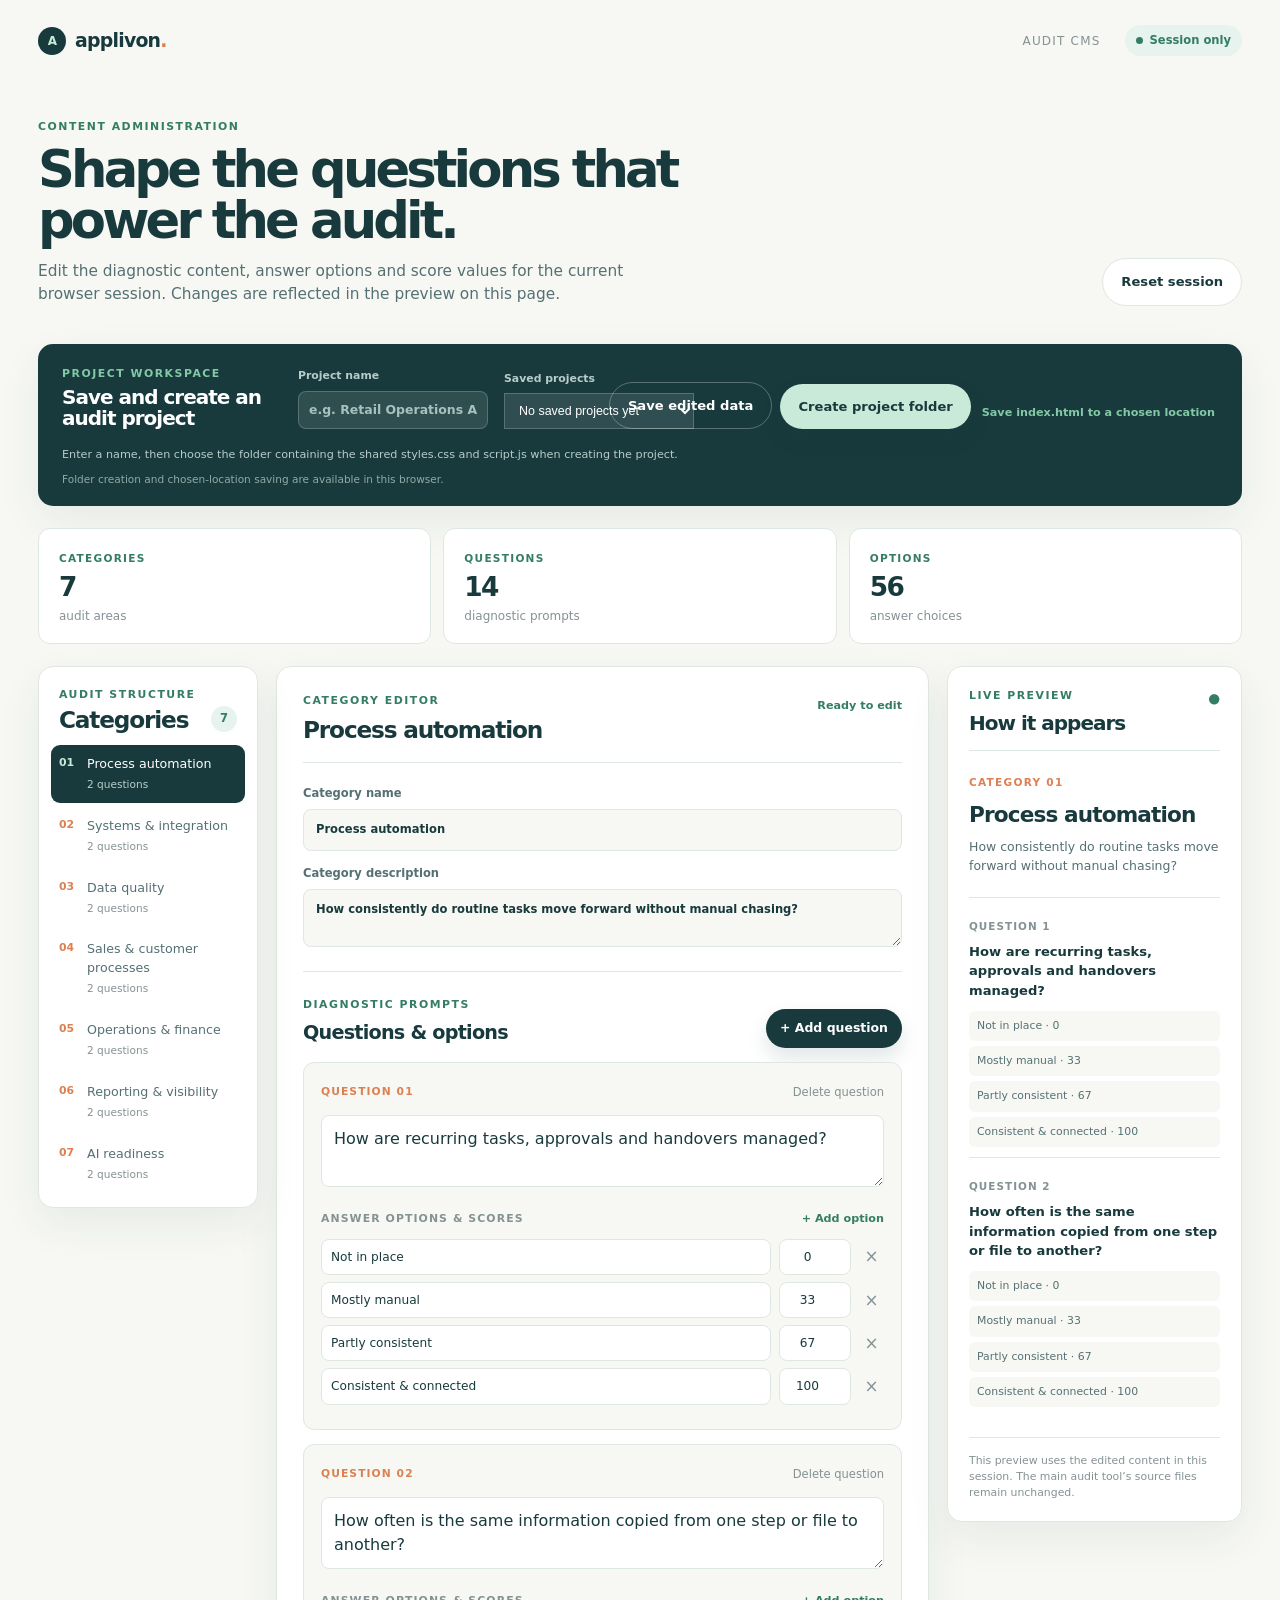
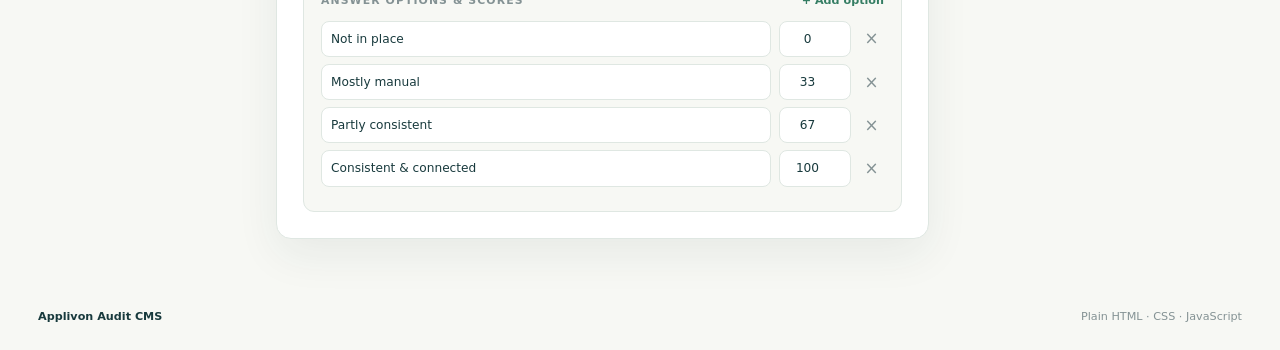
<file: CMS/index.html>
<!DOCTYPE html>
<html lang="en">
<head>
  <meta charset="UTF-8" />
  <meta name="viewport" content="width=device-width, initial-scale=1.0" />
  <meta name="description" content="Session-only admin editor for the Applivon Business Automation Audit." />
  <title>Audit CMS · Applivon</title>
  <link rel="stylesheet" href="styles.css" />
</head>
<body>
  <header class="cms-header">
    <a class="brand" href="../index.html" aria-label="Back to Applivon audit tool">
      <span class="brand-mark">A</span>
      <span>applivon<span class="brand-dot">.</span></span>
    </a>
    <div class="header-right">
      <span class="header-title">Audit CMS</span>
      <span class="session-badge"><i></i> Session only</span>
    </div>
  </header>

  <main class="cms-shell">
    <section class="cms-intro">
      <div>
        <p class="eyebrow">Content administration</p>
        <h1>Shape the questions that power the audit.</h1>
        <p class="intro-copy">Edit the diagnostic content, answer options and score values for the current browser session. Changes are reflected in the preview on this page.</p>
      </div>
      <div class="intro-actions">
        <button id="reset-button" class="button button-secondary" type="button">Reset session</button>
      </div>
    </section>

    <section class="project-bar" aria-labelledby="project-title">
      <div class="project-fields">
        <div>
          <p class="eyebrow">Project workspace</p>
          <h2 id="project-title">Save and create an audit project</h2>
        </div>
        <label class="project-name-label" for="project-name">Project name<input id="project-name" type="text" placeholder="e.g. Retail Operations Audit" /></label>
        <label class="saved-project-label" for="saved-projects">Saved projects<select id="saved-projects"><option value="">No saved projects yet</option></select></label>
      </div>
      <div class="project-actions">
        <button id="save-project-button" class="button button-secondary" type="button">Save edited data</button>
        <button id="create-files-button" class="button button-primary" type="button">Create project folder</button>
        <button id="download-files-button" class="download-button" type="button">Save index.html to a chosen location</button>
      </div>
      <p id="project-message" class="project-message" role="status">Enter a name, then choose the folder containing the shared styles.css and script.js when creating the project.</p>
      <p id="file-support" class="file-support"></p>
    </section>

    <section class="stats-row" aria-label="Audit content summary">
      <div class="stat-card"><span class="stat-label">Categories</span><strong id="category-count">0</strong><span>audit areas</span></div>
      <div class="stat-card"><span class="stat-label">Questions</span><strong id="question-count">0</strong><span>diagnostic prompts</span></div>
      <div class="stat-card"><span class="stat-label">Options</span><strong id="option-count">0</strong><span>answer choices</span></div>
    </section>

    <section class="workspace">
      <aside class="category-sidebar" aria-label="Audit categories">
        <div class="sidebar-heading"><div><p class="eyebrow">Audit structure</p><h2>Categories</h2></div><span id="sidebar-count" class="sidebar-count">0</span></div>
        <nav id="category-nav" class="category-nav"></nav>
      </aside>

      <section class="editor-panel" aria-labelledby="editor-title">
        <div class="panel-heading">
          <div><p class="eyebrow">Category editor</p><h2 id="editor-title">Process automation</h2></div>
          <span id="save-status" class="save-status" role="status">Ready to edit</span>
        </div>
        <div class="category-fields">
          <label class="field-label" for="category-title-input">Category name<input id="category-title-input" type="text" /></label>
          <label class="field-label" for="category-description-input">Category description<textarea id="category-description-input" rows="2"></textarea></label>
        </div>
        <div class="questions-heading"><div><p class="eyebrow">Diagnostic prompts</p><h3>Questions &amp; options</h3></div><button id="add-question-button" class="button button-primary small-button" type="button">+ Add question</button></div>
        <div id="questions-editor" class="questions-editor"></div>
      </section>

      <aside class="preview-panel" aria-labelledby="preview-title">
        <div class="panel-heading preview-heading"><div><p class="eyebrow">Live preview</p><h2 id="preview-title">How it appears</h2></div><span class="preview-dot">●</span></div>
        <div id="preview-content" class="preview-content"></div>
        <p class="preview-note">This preview uses the edited content in this session. The main audit tool’s source files remain unchanged.</p>
      </aside>
    </section>
  </main>

  <footer class="cms-footer"><span>Applivon Audit CMS</span><span>Plain HTML · CSS · JavaScript</span></footer>
  <script src="script.js"></script>
</body>
</html>
</file>
<file: CMS/styles.css>
:root {
  --ink: #183a3d;
  --ink-soft: #557073;
  --muted: #849294;
  --paper: #f7f8f4;
  --white: #ffffff;
  --line: #dfe7e2;
  --mint: #c9ead9;
  --mint-deep: #83c9a6;
  --green: #347d63;
  --orange: #dc8051;
  --orange-pale: #fff0e8;
  --teal-pale: #e6f3ee;
  --shadow: 0 16px 44px rgba(24, 58, 61, 0.07);
}

* { box-sizing: border-box; }
body { background: var(--paper); color: var(--ink); font-family: Inter, ui-sans-serif, system-ui, -apple-system, BlinkMacSystemFont, "Segoe UI", sans-serif; line-height: 1.5; margin: 0; }
button, input, textarea { font: inherit; }
button { cursor: pointer; }
a { color: inherit; text-decoration: none; }

.cms-header { align-items: center; display: flex; justify-content: space-between; margin: 0 auto; max-width: 1440px; padding: 25px 38px; }
.brand { align-items: center; display: flex; font-size: 1.18rem; font-weight: 750; letter-spacing: -0.04em; }
.brand-mark { align-items: center; background: var(--ink); border-radius: 50%; color: var(--mint); display: inline-flex; font-size: 0.75rem; height: 28px; justify-content: center; margin-right: 9px; width: 28px; }
.brand-dot { color: var(--orange); }
.header-right { align-items: center; display: flex; gap: 24px; }
.header-title { color: var(--muted); font-size: 0.75rem; letter-spacing: 0.1em; text-transform: uppercase; }
.session-badge { align-items: center; background: var(--teal-pale); border-radius: 999px; color: var(--green); display: inline-flex; font-size: 0.72rem; font-weight: 750; gap: 7px; padding: 7px 11px; }
.session-badge i { background: var(--green); border-radius: 50%; display: inline-block; height: 7px; width: 7px; }

.cms-shell { margin: 0 auto; max-width: 1440px; padding: 38px 38px 70px; }
.cms-intro { align-items: end; display: flex; justify-content: space-between; margin-bottom: 38px; }
.eyebrow { color: var(--green); font-size: 0.68rem; font-weight: 800; letter-spacing: 0.14em; margin: 0 0 8px; text-transform: uppercase; }
h1, h2, h3, p { margin-top: 0; }
h1 { font-size: clamp(2.2rem, 4vw, 4.1rem); letter-spacing: -0.075em; line-height: 1; margin-bottom: 14px; max-width: 680px; }
h2 { font-size: 1.45rem; letter-spacing: -0.05em; line-height: 1.05; margin-bottom: 0; }
h3 { font-size: 1.2rem; letter-spacing: -0.04em; margin-bottom: 0; }
.intro-copy { color: var(--ink-soft); font-size: 0.96rem; margin: 0; max-width: 650px; }
.button { align-items: center; border: 0; border-radius: 999px; display: inline-flex; font-size: 0.82rem; font-weight: 750; gap: 12px; justify-content: center; padding: 13px 18px; transition: background 160ms ease, transform 160ms ease, box-shadow 160ms ease; }
.button:hover { transform: translateY(-2px); }
.button-primary { background: var(--ink); box-shadow: 0 10px 20px rgba(24, 58, 61, 0.13); color: white; }
.button-primary:hover { background: #285154; }
.button-secondary { background: var(--white); border: 1px solid var(--line); color: var(--ink); }
.button-secondary:hover { background: var(--teal-pale); }
.small-button { font-size: 0.78rem; padding: 10px 14px; }

.project-bar { background: var(--ink); border-radius: 15px; box-shadow: var(--shadow); color: white; display: grid; gap: 18px; grid-template-columns: minmax(0, 1fr) auto; margin-bottom: 22px; padding: 22px 24px 18px; }
.project-fields { align-items: end; display: grid; gap: 16px; grid-template-columns: minmax(220px, 1fr) minmax(190px, 0.8fr) minmax(190px, 0.8fr); }
.project-bar .eyebrow { color: var(--mint-deep); margin-bottom: 5px; }
.project-bar h2 { color: white; font-size: 1.25rem; }
.project-name-label, .saved-project-label { color: #b8ccca; display: grid; font-size: 0.68rem; font-weight: 750; gap: 6px; }
.project-bar input, .project-bar select { background: rgba(255,255,255,0.1); border: 1px solid rgba(255,255,255,0.2); color: white; font-size: 0.78rem; padding: 9px 10px; }
.project-bar input::placeholder { color: #a9c1bd; }
.project-bar select option { background: var(--ink); color: white; }
.project-actions { align-items: end; display: flex; flex-wrap: wrap; gap: 8px; justify-content: end; }
.project-bar .button-secondary { background: transparent; border-color: rgba(255,255,255,0.28); color: white; }
.project-bar .button-secondary:hover { background: rgba(255,255,255,0.1); }
.project-bar .button-primary { background: var(--mint); color: var(--ink); }
.download-button { background: transparent; border: 0; color: var(--mint-deep); font-size: 0.7rem; font-weight: 750; padding: 8px 3px; }
.download-button:hover { color: white; }
.project-message { color: #b8ccca; font-size: 0.7rem; grid-column: 1 / -1; margin: 0; }
.file-support { color: #91aaa6; font-size: 0.66rem; grid-column: 1 / -1; margin: -10px 0 0; }

.stats-row { display: grid; gap: 12px; grid-template-columns: repeat(3, 1fr); margin-bottom: 22px; }
.stat-card { background: var(--white); border: 1px solid var(--line); border-radius: 12px; padding: 16px 20px; }
.stat-card strong { display: block; font-size: 1.65rem; letter-spacing: -0.06em; line-height: 1; margin: 5px 0 3px; }
.stat-card > span:last-child { color: var(--muted); font-size: 0.75rem; }
.stat-label { color: var(--green); font-size: 0.66rem; font-weight: 800; letter-spacing: 0.12em; text-transform: uppercase; }

.workspace { align-items: start; display: grid; gap: 18px; grid-template-columns: 220px minmax(440px, 1fr) 295px; }
.category-sidebar, .editor-panel, .preview-panel { background: var(--white); border: 1px solid var(--line); border-radius: 15px; box-shadow: var(--shadow); }
.category-sidebar { padding: 20px 12px 14px; position: sticky; top: 18px; }
.sidebar-heading { align-items: end; display: flex; justify-content: space-between; padding: 0 8px 13px; }
.sidebar-heading .eyebrow { margin-bottom: 4px; }
.sidebar-count { align-items: center; background: var(--teal-pale); border-radius: 50%; color: var(--green); display: inline-flex; font-size: 0.72rem; font-weight: 800; height: 26px; justify-content: center; width: 26px; }
.category-nav { display: grid; gap: 4px; }
.category-nav button { background: transparent; border: 0; border-radius: 9px; color: var(--ink-soft); display: grid; font-size: 0.79rem; gap: 3px; grid-template-columns: 25px 1fr; padding: 10px 8px; text-align: left; width: 100%; }
.category-nav button:hover { background: var(--paper); color: var(--ink); }
.category-nav button.active { background: var(--ink); color: white; }
.category-nav button span:first-child { color: var(--orange); font-size: 0.68rem; font-weight: 800; }
.category-nav button.active span:first-child { color: var(--mint); }
.category-nav button small { color: var(--muted); font-size: 0.66rem; grid-column: 2; }
.category-nav button.active small { color: #b8cfca; }

.editor-panel { min-width: 0; padding: 26px; }
.panel-heading { align-items: start; border-bottom: 1px solid var(--line); display: flex; justify-content: space-between; padding-bottom: 20px; }
.save-status { color: var(--green); font-size: 0.7rem; font-weight: 700; padding-top: 5px; }
.category-fields { border-bottom: 1px solid var(--line); display: grid; gap: 14px; padding: 22px 0 24px; }
.field-label { color: var(--ink-soft); display: grid; font-size: 0.72rem; font-weight: 750; gap: 7px; }
input, textarea { background: var(--paper); border: 1px solid var(--line); border-radius: 8px; color: var(--ink); outline: none; padding: 11px 12px; resize: vertical; width: 100%; }
input:focus, textarea:focus { border-color: var(--green); box-shadow: 0 0 0 3px rgba(52,125,99,0.12); }
.questions-heading { align-items: end; display: flex; justify-content: space-between; padding: 25px 0 14px; }
.questions-heading .eyebrow { margin-bottom: 5px; }
.questions-editor { display: grid; gap: 14px; }
.question-editor-card { background: var(--paper); border: 1px solid var(--line); border-radius: 11px; padding: 17px; }
.question-card-top { align-items: center; display: flex; justify-content: space-between; margin-bottom: 10px; }
.question-number { color: var(--orange); font-size: 0.67rem; font-weight: 800; letter-spacing: 0.1em; }
.delete-button { background: transparent; border: 0; color: var(--muted); font-size: 0.72rem; padding: 4px 0; }
.delete-button:hover { color: var(--orange); }
.question-input { background: var(--white); margin-bottom: 14px; }
.options-heading { align-items: center; display: flex; justify-content: space-between; margin-bottom: 8px; }
.options-label { color: var(--muted); font-size: 0.68rem; font-weight: 800; letter-spacing: 0.1em; text-transform: uppercase; }
.add-option-button { background: transparent; border: 0; color: var(--green); font-size: 0.7rem; font-weight: 800; padding: 3px 0; }
.add-option-button:hover { color: var(--orange); }
.option-row { align-items: center; display: grid; gap: 8px; grid-template-columns: 1fr 72px 25px; margin-bottom: 7px; }
.option-row input { background: var(--white); font-size: 0.76rem; padding: 8px 9px; }
.score-input { text-align: center; }
.option-delete { background: transparent; border: 0; color: var(--muted); font-size: 1.05rem; line-height: 1; padding: 3px; }
.option-delete:hover { color: var(--orange); }
.empty-message { background: var(--orange-pale); border-radius: 8px; color: var(--ink-soft); font-size: 0.78rem; padding: 12px; }

.preview-panel { padding: 21px; position: sticky; top: 18px; }
.preview-heading { padding-bottom: 16px; }
.preview-heading h2 { font-size: 1.25rem; }
.preview-dot { color: var(--green); font-size: 0.85rem; }
.preview-content { padding-top: 18px; }
.preview-kicker { color: var(--orange); font-size: 0.66rem; font-weight: 800; letter-spacing: 0.12em; text-transform: uppercase; }
.preview-content h3 { font-size: 1.35rem; margin: 6px 0 7px; }
.preview-description { color: var(--ink-soft); font-size: 0.78rem; margin-bottom: 21px; }
.preview-question { border-top: 1px solid var(--line); padding: 15px 0 5px; }
.preview-question-number { color: var(--muted); font-size: 0.65rem; font-weight: 800; letter-spacing: 0.1em; }
.preview-question p { font-size: 0.82rem; font-weight: 700; margin: 5px 0 10px; }
.preview-option { background: var(--paper); border-radius: 6px; color: var(--ink-soft); font-size: 0.68rem; margin-bottom: 5px; padding: 7px 8px; }
.preview-note { border-top: 1px solid var(--line); color: var(--muted); font-size: 0.68rem; line-height: 1.45; margin: 20px 0 0; padding-top: 15px; }
.cms-footer { color: var(--muted); display: flex; font-size: 0.7rem; justify-content: space-between; margin: 0 auto; max-width: 1440px; padding: 0 38px 25px; }
.cms-footer span:first-child { color: var(--ink); font-weight: 750; }

@media (max-width: 1120px) {
  .project-bar { grid-template-columns: 1fr; }
  .project-actions { justify-content: start; }
  .workspace { grid-template-columns: 190px minmax(380px, 1fr); }
  .preview-panel { grid-column: 1 / -1; position: static; }
  .preview-content { display: grid; gap: 12px; grid-template-columns: 1fr 1fr; }
  .preview-content h3, .preview-description { grid-column: 1 / -1; }
  .preview-question { border: 1px solid var(--line); border-radius: 8px; padding: 13px; }
  .preview-note { border-top: 0; margin-top: 0; padding-top: 0; }
}
@media (max-width: 720px) {
  .cms-header, .cms-shell { padding-left: 20px; padding-right: 20px; }
  .header-title { display: none; }
  .cms-intro { align-items: start; display: block; }
  .intro-actions { margin-top: 20px; }
  .stats-row { grid-template-columns: 1fr; }
  .project-fields { align-items: stretch; grid-template-columns: 1fr; }
  .project-actions { align-items: stretch; display: grid; grid-template-columns: 1fr; }
  .project-actions .button { width: 100%; }
  .workspace { display: block; }
  .category-sidebar, .preview-panel { margin-bottom: 18px; position: static; }
  .category-nav { grid-template-columns: repeat(2, 1fr); }
  .editor-panel { padding: 19px; }
  .preview-content { display: block; }
  .preview-question { border-top: 1px solid var(--line); border-right: 0; border-bottom: 0; border-left: 0; border-radius: 0; }
  .cms-footer { padding-left: 20px; padding-right: 20px; }
}
@media (max-width: 430px) {
  h1 { font-size: 2.8rem; }
  .category-nav { grid-template-columns: 1fr; }
  .questions-heading { align-items: start; display: block; }
  .questions-heading .button { margin-top: 14px; }
  .option-row { grid-template-columns: 1fr 62px 22px; }
  .cms-footer { display: block; }
  .cms-footer span { display: block; margin-top: 6px; }
}
</file>
